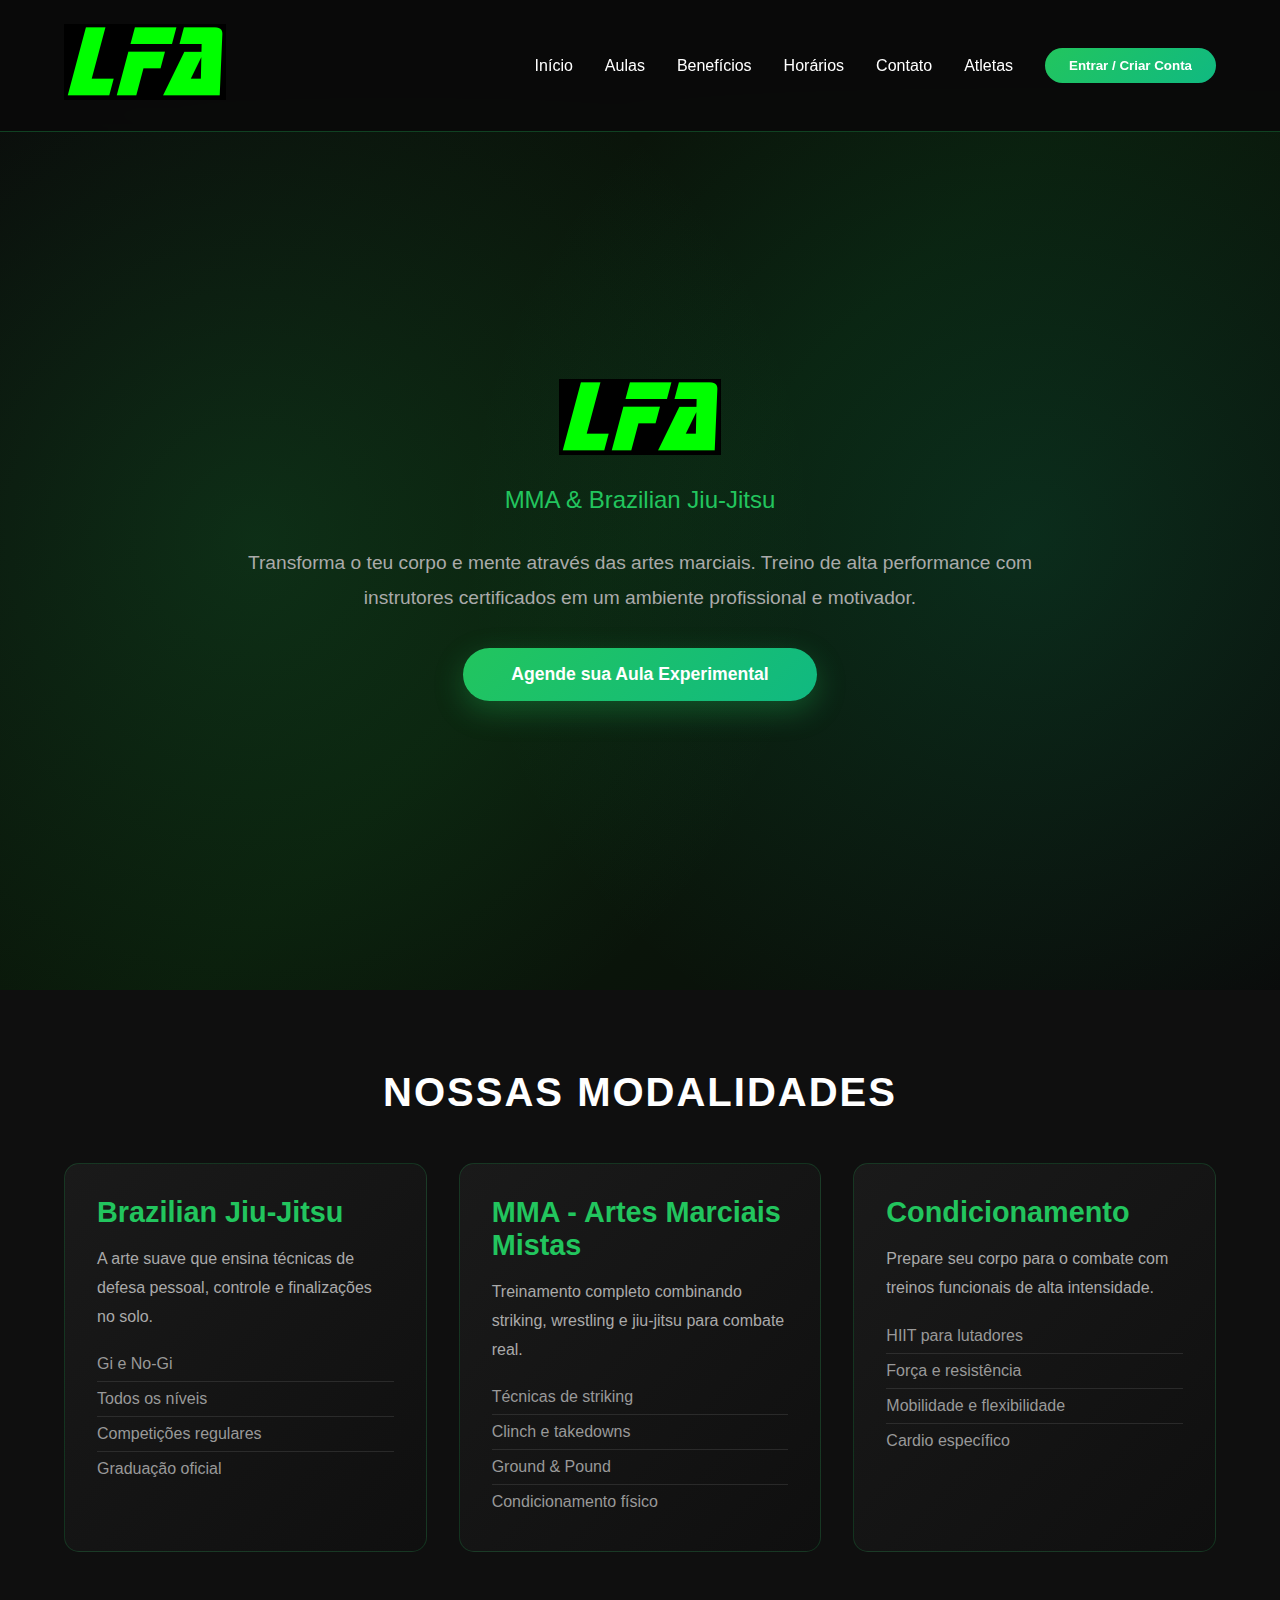
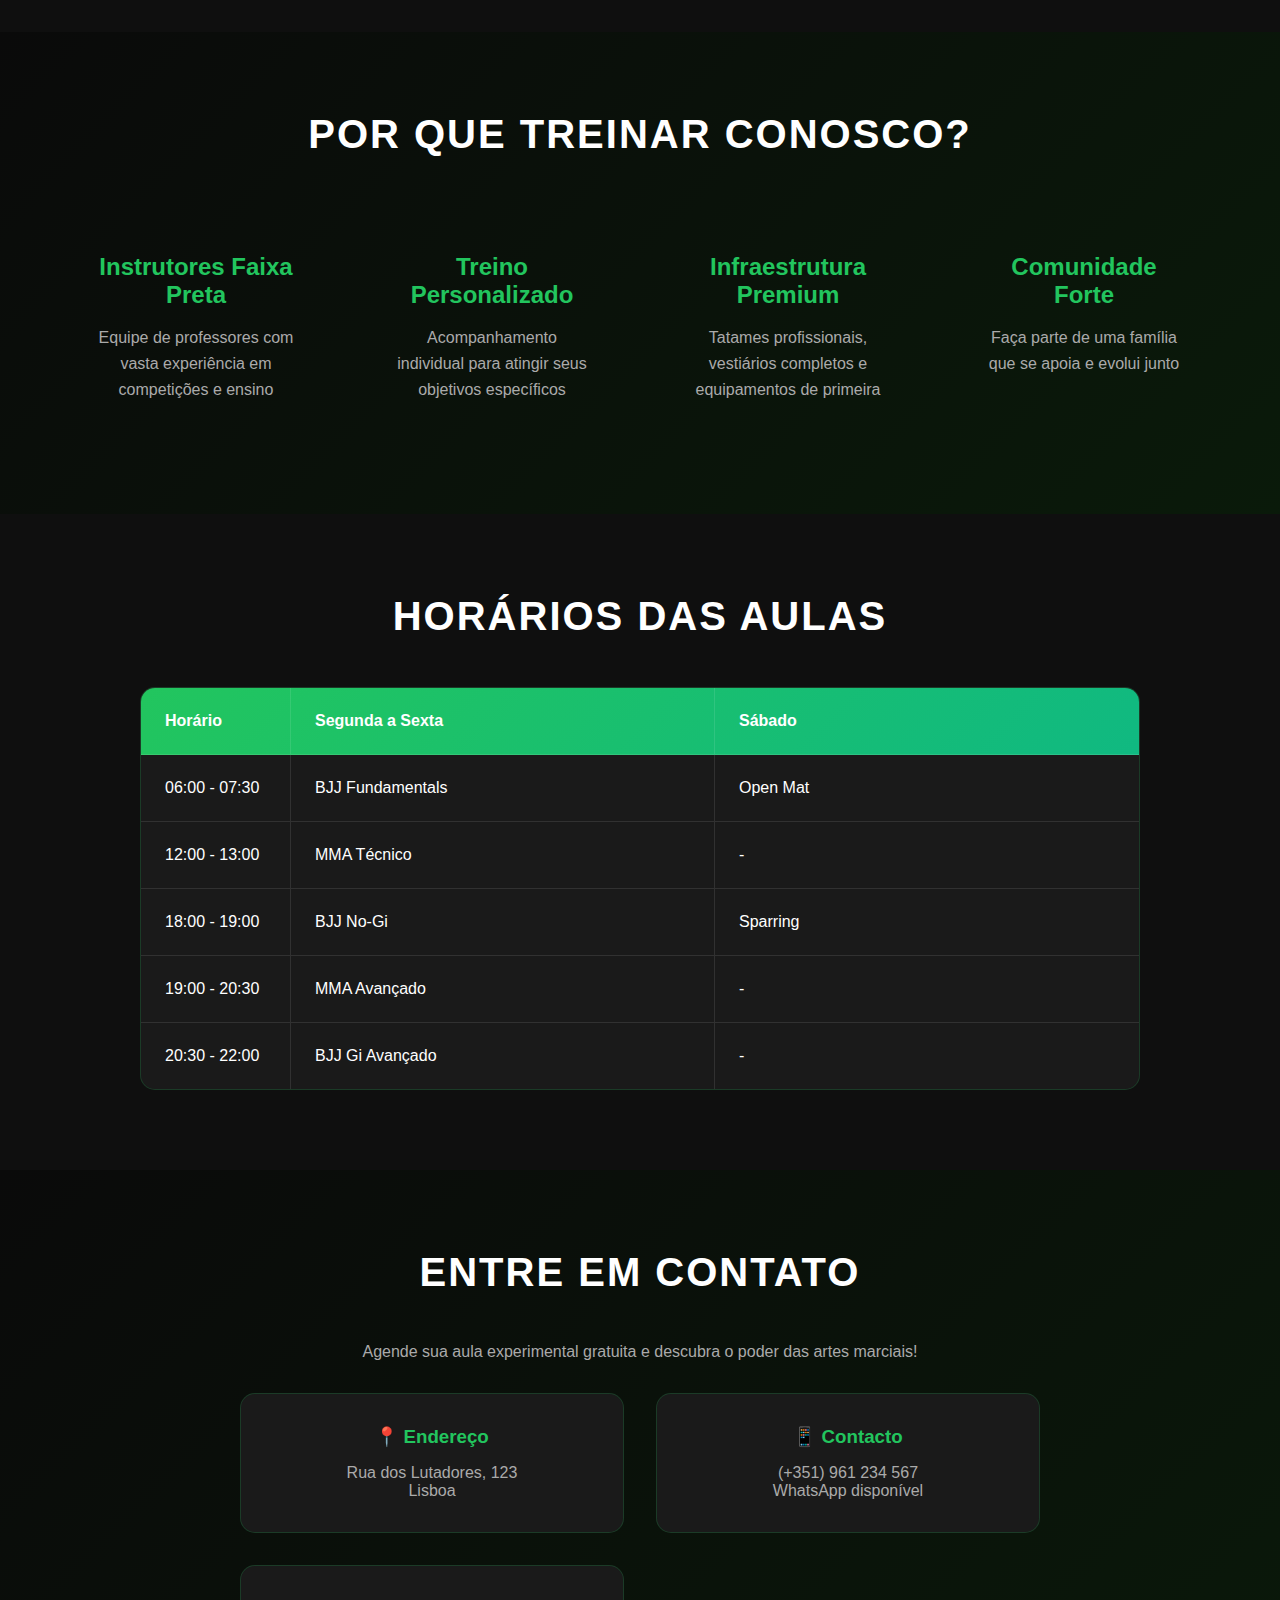
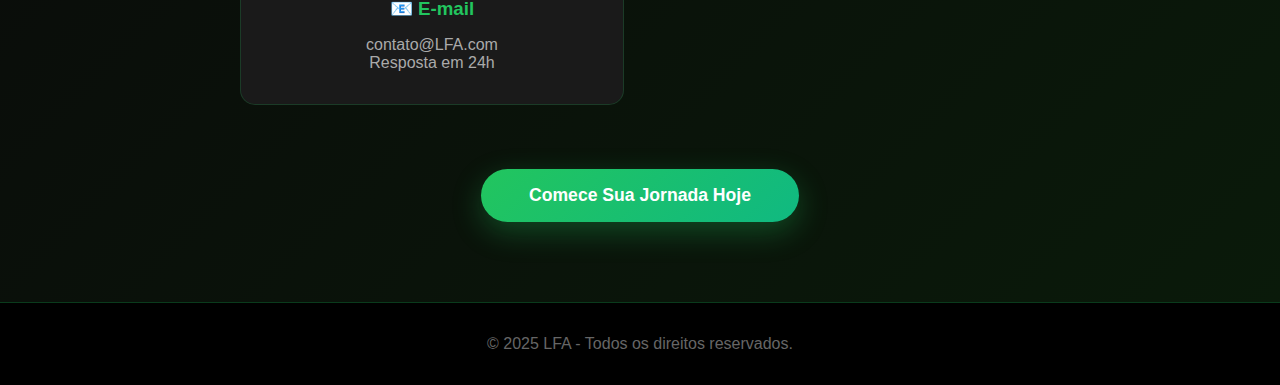
<file: index.html>
<!DOCTYPE html>
<html lang="pt-PT">
<head>
    <meta charset="UTF-8">
    <meta name="viewport" content="width=device-width, initial-scale=2.0">
    <title>LFA</title>
    <link rel="stylesheet" href="css/style.css">
    <link rel="shortcut icon" href="media/tiny.png" type="image/x-icon">
</head>
<body>
    <header>
        <div class="logo"><a href="index.html"><img src="media/pequeno.png"></a></div>
        <nav>
            <a href="#home">Início</a>
            <a href="#classes">Aulas</a>
            <a href="#benefits">Benefícios</a>
            <a href="#schedule">Horários</a>
            <a href="#contact">Contato</a>
            <a href="Atletas.html">Atletas</a>
            <button class="auth-button" id="loginBtn">Entrar / Criar Conta</button>
            <div class="user-info" id="userInfo">
                <span class="user-name" id="userName"></span>
                <button class="logout-btn" id="logoutBtn">Sair</button>
            </div>
        </nav>
    </header>

    <!-- Modal de Autenticação -->
    <div class="modal" id="authModal">
        <div class="modal-content">
            <button class="close-modal" id="closeModal">&times;</button>
            <h2 class="modal-title">Bem-vindo á Família!</h2>
            <p class="modal-subtitle">Entra ou crie sua conta para começar</p>

            <div class="tab-buttons">
                <button class="tab-btn active" data-tab="login">Login</button>
                <button class="tab-btn" data-tab="cadastro">Criar Conta</button>
            </div>

            <div class="error-message" id="errorMessage"></div>
            <div class="success-message" id="successMessage"></div>

            <!-- Formulário de Login -->
            <form class="auth-form active" id="loginForm">
                <div class="form-group">
                    <label for="loginEmail">Email</label>
                    <input type="email" id="loginEmail" required placeholder="seu@email.com">
                </div>
                <div class="form-group">
                    <label for="loginSenha">Senha</label>
                    <input type="password" id="loginSenha" required placeholder="Sua senha">
                </div>
                <button type="submit" class="submit-btn" id="loginSubmitBtn">Entrar</button>
                <div class="loading" id="loginLoading">Processando...</div>
            </form>

            <!-- Formulário de Cadastro -->
            <form class="auth-form" id="cadastroForm">
                <div class="form-group">
                    <label for="cadastroNome">Nome Completo</label>
                    <input type="text" id="cadastroNome" required placeholder="Digite seu nome">
                </div>
                <div class="form-group">
                    <label for="cadastroIdade">Idade</label>
                    <input type="number" id="cadastroIdade" required min="1" max="120" placeholder="Sua idade">
                </div>
                <div class="form-group">
                    <label for="cadastroFaixa">Faixa / Cinto</label>
                    <select id="cadastroFaixa" required>
                        <option value="">Selecione...</option>
                        <option value="Branca">Branca</option>
                        <option value="Amarela">Amarela</option>
                        <option value="Laranja">Laranja</option>
                        <option value="Verde">Verde</option>
                        <option value="Azul">Azul</option>
                        <option value="Marrom">Marrom</option>
                        <option value="Preta">Preta</option>
                    </select>
                </div>
                <div class="form-group">
                    <label for="cadastroEmail">Email</label>
                    <input type="email" id="cadastroEmail" required placeholder="seu@email.com">
                </div>
                <div class="form-group">
                    <label for="cadastroSenha">Senha</label>
                    <input type="password" id="cadastroSenha" required minlength="6" placeholder="Mínimo 6 caracteres">
                </div>
                <div class="form-group">
                    <label for="cadastroConfirmarSenha">Confirmar Senha</label>
                    <input type="password" id="cadastroConfirmarSenha" required placeholder="Digite novamente">
                </div>
                <button type="submit" class="submit-btn" id="cadastroSubmitBtn">Criar Conta</button>
                <div class="loading" id="cadastroLoading">Processando...</div>
            </form>
        </div>
    </div>

    <section id="home" class="hero">
        <div class="hero-content">
            <h1><img src="media/pequeno.png"></h1>
            <div class="subtitle">MMA & Brazilian Jiu-Jitsu</div>
            <p>Transforma o teu corpo e mente através das artes marciais. Treino de alta performance com instrutores certificados em um ambiente profissional e motivador.</p>
            <a href="#contact" class="cta-button">Agende sua Aula Experimental</a>
        </div>
    </section>

    <section id="classes" class="classes">
        <h2 class="section-title">Nossas Modalidades</h2>
        <div class="classes-grid">
            <div class="class-card">
                <h3>Brazilian Jiu-Jitsu</h3>
                <p>A arte suave que ensina técnicas de defesa pessoal, controle e finalizações no solo.</p>
                <ul>
                    <li>Gi e No-Gi</li>
                    <li>Todos os níveis</li>
                    <li>Competições regulares</li>
                    <li>Graduação oficial</li>
                </ul>
            </div>

            <div class="class-card">
                <h3>MMA - Artes Marciais Mistas</h3>
                <p>Treinamento completo combinando striking, wrestling e jiu-jitsu para combate real.</p>
                <ul>
                    <li>Técnicas de striking</li>
                    <li>Clinch e takedowns</li>
                    <li>Ground & Pound</li>
                    <li>Condicionamento físico</li>
                </ul>
            </div>

            <div class="class-card">
                <h3>Condicionamento</h3>
                <p>Prepare seu corpo para o combate com treinos funcionais de alta intensidade.</p>
                <ul>
                    <li>HIIT para lutadores</li>
                    <li>Força e resistência</li>
                    <li>Mobilidade e flexibilidade</li>
                    <li>Cardio específico</li>
                </ul>
            </div>
        </div>
    </section>

    <section id="benefits" class="benefits">
        <h2 class="section-title">Por Que Treinar Conosco?</h2>
        <div class="benefits-grid">
            <div class="benefit-item">
                <div class="benefit-icon"></div>
                <h3>Instrutores Faixa Preta</h3>
                <p>Equipe de professores com vasta experiência em competições e ensino</p>
            </div>

            <div class="benefit-item">
                <div class="benefit-icon"></div>
                <h3>Treino Personalizado</h3>
                <p>Acompanhamento individual para atingir seus objetivos específicos</p>
            </div>

            <div class="benefit-item">
                <div class="benefit-icon"></div>
                <h3>Infraestrutura Premium</h3>
                <p>Tatames profissionais, vestiários completos e equipamentos de primeira</p>
            </div>

            <div class="benefit-item">
                <div class="benefit-icon"></div>
                <h3>Comunidade Forte</h3>
                <p>Faça parte de uma família que se apoia e evolui junto</p>
            </div>
        </div>
    </section>

    <section id="schedule" class="schedule">
        <h2 class="section-title">Horários das Aulas</h2>
        <div class="schedule-table">
            <div class="schedule-row schedule-header">
                <div class="schedule-cell">Horário</div>
                <div class="schedule-cell">Segunda a Sexta</div>
                <div class="schedule-cell">Sábado</div>
            </div>
            <div class="schedule-row">
                <div class="schedule-cell">06:00 - 07:30</div>
                <div class="schedule-cell">BJJ Fundamentals</div>
                <div class="schedule-cell">Open Mat</div>
            </div>
            <div class="schedule-row">
                <div class="schedule-cell">12:00 - 13:00</div>
                <div class="schedule-cell">MMA Técnico</div>
                <div class="schedule-cell">-</div>
            </div>
            <div class="schedule-row">
                <div class="schedule-cell">18:00 - 19:00</div>
                <div class="schedule-cell">BJJ No-Gi</div>
                <div class="schedule-cell">Sparring</div>
            </div>
            <div class="schedule-row">
                <div class="schedule-cell">19:00 - 20:30</div>
                <div class="schedule-cell">MMA Avançado</div>
                <div class="schedule-cell">-</div>
            </div>
            <div class="schedule-row">
                <div class="schedule-cell">20:30 - 22:00</div>
                <div class="schedule-cell">BJJ Gi Avançado</div>
                <div class="schedule-cell">-</div>
            </div>
        </div>
    </section>

    <section id="contact" class="contact">
        <h2 class="section-title">Entre em Contato</h2>
        <p style="color: #aaa; max-width: 600px; margin: 0 auto 2rem;">Agende sua aula experimental gratuita e descubra o poder das artes marciais!</p>
        <div class="contact-info">
            <div class="contact-item">
                <h3>📍 Endereço</h3>
                <p style="color: #aaa;">Rua dos Lutadores, 123<br>Lisboa</p>
            </div>
            <div class="contact-item">
                <h3>📱 Contacto</h3>
                <p style="color: #aaa;">(+351) 961 234 567<br>WhatsApp disponível</p>
            </div>
            <div class="contact-item">
                <h3>📧 E-mail</h3>
                <p style="color: #aaa;">contato@LFA.com<br>Resposta em 24h</p>
            </div>
        </div>
        <a href="#home" class="cta-button" style="margin-top: 2rem;">Comece Sua Jornada Hoje</a>
    </section>

    <footer>
        <p>&copy; 2025 LFA - Todos os direitos reservados.</p>
    </footer>

    <script src="script.js"></script>
</body>
</html>
</file>
<file: css/style.css>
* {
    margin: 0;
    padding: 0;
    box-sizing: border-box;
}

body {
    font-family: 'Arial', sans-serif;
    background: #0a0a0a;
    color: #fff;
    overflow-x: hidden;
    padding-top: 90px; /* ADICIONADO para o header fixo não tapar o conteúdo */
}

header {
    position: fixed;
    top: 0;
    width: 100%;
    background: rgba(10, 10, 10, 0.95);
    backdrop-filter: blur(10px);
    padding: 1.5rem 5%;
    display: flex;
    justify-content: space-between;
    align-items: center;
    z-index: 1000;
    border-bottom: 1px solid rgba(34, 197, 94, 0.3);
}

.logo {
    font-size: 1.8rem;
    font-weight: bold;
    background: linear-gradient(135deg, #22c55e, #10b981);
    -webkit-background-clip: text;
    -webkit-text-fill-color: transparent;
    text-transform: uppercase;
    letter-spacing: 2px;
}

nav {
    display: flex;
    gap: 2rem;
    align-items: center;
}

nav a {
    color: #fff;
    text-decoration: none;
    font-weight: 500;
    transition: all 0.3s;
    position: relative;
}

nav a:hover {
    color: #22c55e;
}

nav a::after {
    content: '';
    position: absolute;
    bottom: -5px;
    left: 0;
    width: 0;
    height: 2px;
    background: #22c55e;
    transition: width 0.3s;
}

nav a:hover::after {
    width: 100%;
}

.auth-button {
    padding: 0.6rem 1.5rem;
    background: linear-gradient(135deg, #22c55e, #10b981);
    color: #fff;
    border: none;
    border-radius: 25px;
    font-weight: 600;
    cursor: pointer;
    transition: all 0.3s;
}

.auth-button:hover {
    transform: translateY(-2px);
    box-shadow: 0 5px 15px rgba(34, 197, 94, 0.4);
}

.user-info {
    display: none;
    align-items: center;
    gap: 1rem;
}

.user-name {
    color: #22c55e;
    font-weight: 600;
}

.logout-btn {
    padding: 0.5rem 1rem;
    background: rgba(255, 255, 255, 0.1);
    border: 1px solid #22c55e;
    color: #fff;
    border-radius: 20px;
    cursor: pointer;
    transition: all 0.3s;
}

.logout-btn:hover {
    background: #22c55e;
}

/* ========== MODAL ========== */

.modal {
    display: none;
    position: fixed;
    top: 0;
    left: 0;
    width: 100%;
    height: 100%;
    background: rgba(0, 0, 0, 0.8);
    backdrop-filter: blur(5px);
    z-index: 2000;
    justify-content: center;
    align-items: center;
    animation: fadeIn 0.3s;
}

@keyframes fadeIn {
    from { opacity: 0; }
    to { opacity: 1; }
}

.modal-content {
    background: linear-gradient(135deg, #1a1a1a, #0f0f0f);
    padding: 3rem;
    border-radius: 20px;
    width: 90%;
    max-width: 450px;
    border: 1px solid rgba(34, 197, 94, 0.3);
    box-shadow: 0 20px 60px rgba(0, 0, 0, 0.5);
    animation: slideUp 0.3s;
    position: relative;
}

@keyframes slideUp {
    from {
        opacity: 0;
        transform: translateY(30px);
    }
    to {
        opacity: 1;
        transform: translateY(0);
    }
}

.close-modal {
    position: absolute;
    top: 1rem;
    right: 1rem;
    background: none;
    border: none;
    color: #999;
    font-size: 2rem;
    cursor: pointer;
    transition: color 0.3s;
}

.close-modal:hover {
    color: #22c55e;
}

.modal-title {
    font-size: 2rem;
    margin-bottom: 0.5rem;
    color: #22c55e;
    text-align: center;
}

.modal-subtitle {
    text-align: center;
    color: #999;
    margin-bottom: 2rem;
    font-size: 0.9rem;
}

.tab-buttons {
    display: flex;
    gap: 1rem;
    margin-bottom: 2rem;
}

.tab-btn {
    flex: 1;
    padding: 0.8rem;
    background: rgba(255, 255, 255, 0.05);
    border: 1px solid rgba(34, 197, 94, 0.2);
    color: #999;
    border-radius: 10px;
    cursor: pointer;
    transition: all 0.3s;
    font-weight: 600;
}

.tab-btn.active {
    background: linear-gradient(135deg, #22c55e, #10b981);
    color: #fff;
    border-color: #22c55e;
}

.auth-form {
    display: none;
}

.auth-form.active {
    display: block;
}

/* ========== FORMULÁRIO ========== */

.form-group {
    margin-bottom: 1.5rem;
}

.form-group label {
    display: block;
    color: #aaa;
    margin-bottom: 0.5rem;
    font-size: 0.9rem;
}

.form-group input,
.form-group select {
    width: 100%;
    padding: 0.8rem;
    background: rgba(255, 255, 255, 0.05);
    border: 1px solid rgba(34, 197, 94, 0.2);
    border-radius: 8px;
    color: #fff;
    font-size: 1rem;
    transition: all 0.3s;
}

.form-group input:focus,
.form-group select:focus {
    outline: none;
    border-color: #22c55e;
    background: rgba(255, 255, 255, 0.08);
}

/* ========== SELECT / DROPDOWN ========== */

.form-group select {
    appearance: none;
    -webkit-appearance: none;
    cursor: pointer;
    background-color: rgba(255, 255, 255, 0.05);
    background-image: url("data:image/svg+xml,%3Csvg xmlns='http://www.w3.org/2000/svg' width='12' height='12' viewBox='0 0 12 12'%3E%3Cpath fill='%2322c55e' d='M6 8L1 3h10z'/%3E%3C/svg%3E");
    background-repeat: no-repeat;
    background-position: right 12px center;
    padding-right: 2.5rem;
}

.form-group select option {
    background-color: #1a1a1a;
    color: #fff;
    padding: 0.8rem;
}

.form-group select option:first-child {
    color: #666;
}

/* ========== BOTÕES ========== */

.submit-btn {
    width: 100%;
    padding: 1rem;
    background: linear-gradient(135deg, #22c55e, #10b981);
    border: none;
    border-radius: 10px;
    color: #fff;
    font-weight: 600;
    font-size: 1rem;
    cursor: pointer;
    transition: all 0.3s;
    margin-top: 1rem;
}

.submit-btn:hover {
    transform: translateY(-2px);
    box-shadow: 0 10px 25px rgba(34, 197, 94, 0.4);
}

.submit-btn:disabled {
    opacity: 0.5;
    cursor: not-allowed;
}

/* ========== MENSAGENS ========== */

.error-message {
    background: rgba(239, 68, 68, 0.1);
    border: 1px solid rgba(239, 68, 68, 0.3);
    color: #ef4444;
    padding: 0.8rem;
    border-radius: 8px;
    margin-bottom: 1rem;
    display: none;
    font-size: 0.9rem;
}

.success-message {
    background: rgba(34, 197, 94, 0.1);
    border: 1px solid rgba(34, 197, 94, 0.3);
    color: #22c55e;
    padding: 0.8rem;
    border-radius: 8px;
    margin-bottom: 1rem;
    display: none;
    font-size: 0.9rem;
}

.loading {
    display: none;
    text-align: center;
    color: #22c55e;
    margin-top: 1rem;
}

/* ========== HERO ========== */

.hero {
    height: 100vh;
    display: flex;
    align-items: center;
    justify-content: center;
    position: relative;
    background: linear-gradient(135deg, #0a0a0a 0%, #0a1a0a 50%, #0a0a0a 100%);
    overflow: hidden;
}

.hero::before {
    content: '';
    position: absolute;
    top: 0;
    left: 0;
    right: 0;
    bottom: 0;
    background: 
        radial-gradient(circle at 20% 50%, rgba(34, 197, 94, 0.15) 0%, transparent 50%),
        radial-gradient(circle at 80% 50%, rgba(16, 185, 129, 0.15) 0%, transparent 50%);
    animation: pulse 4s ease-in-out infinite;
}

@keyframes pulse {
    0%, 100% { opacity: 0.5; }
    50% { opacity: 1; }
}

.hero-content {
    text-align: center;
    z-index: 1;
    max-width: 900px;
    padding: 2rem;
}

.hero h1 {
    font-size: 4rem;
    margin-bottom: 1rem;
    text-transform: uppercase;
    letter-spacing: 3px;
    animation: slideUpHero 1s ease-out;
}

.hero .subtitle {
    font-size: 1.5rem;
    color: #22c55e;
    margin-bottom: 2rem;
    animation: slideUpHero 1s ease-out 0.2s backwards;
}

.hero p {
    font-size: 1.2rem;
    color: #aaa;
    margin-bottom: 2rem;
    line-height: 1.8;
    animation: slideUpHero 1s ease-out 0.4s backwards;
}

@keyframes slideUpHero {
    from {
        opacity: 0;
        transform: translateY(30px);
    }
    to {
        opacity: 1;
        transform: translateY(0);
    }
}

.cta-button {
    display: inline-block;
    padding: 1rem 3rem;
    background: linear-gradient(135deg, #22c55e, #10b981);
    color: #fff;
    text-decoration: none;
    font-weight: bold;
    font-size: 1.1rem;
    border-radius: 50px;
    transition: all 0.3s;
    animation: slideUpHero 1s ease-out 0.6s backwards;
    box-shadow: 0 10px 30px rgba(34, 197, 94, 0.3);
}

.cta-button:hover {
    transform: translateY(-3px);
    box-shadow: 0 15px 40px rgba(34, 197, 94, 0.5);
}

/* ========== SECTIONS ========== */

section {
    padding: 5rem 5%;
}

.section-title {
    font-size: 2.5rem;
    text-align: center;
    margin-bottom: 3rem;
    text-transform: uppercase;
    letter-spacing: 2px;
}

/* ========== CLASSES ========== */

.classes {
    background: #0f0f0f;
}

.classes-grid {
    display: grid;
    grid-template-columns: repeat(auto-fit, minmax(300px, 1fr));
    gap: 2rem;
    max-width: 1200px;
    margin: 0 auto;
}

.class-card {
    background: linear-gradient(135deg, #1a1a1a, #0f0f0f);
    padding: 2rem;
    border-radius: 15px;
    border: 1px solid rgba(34, 197, 94, 0.2);
    transition: all 0.3s;
    cursor: pointer;
}

.class-card:hover {
    transform: translateY(-10px);
    border-color: #22c55e;
    box-shadow: 0 20px 40px rgba(34, 197, 94, 0.2);
}

.class-card h3 {
    font-size: 1.8rem;
    margin-bottom: 1rem;
    color: #22c55e;
}

.class-card p {
    color: #aaa;
    line-height: 1.8;
    margin-bottom: 1rem;
}

.class-card ul {
    list-style: none;
    margin-top: 1rem;
}

.class-card li {
    padding: 0.5rem 0;
    color: #999;
    border-bottom: 1px solid rgba(255, 255, 255, 0.1);
}

.class-card li:last-child {
    border-bottom: none;
}

/* ========== BENEFITS ========== */

.benefits {
    background: linear-gradient(135deg, #0a0a0a, #0a1a0a);
}

.benefits-grid {
    display: grid;
    grid-template-columns: repeat(auto-fit, minmax(250px, 1fr));
    gap: 2rem;
    max-width: 1200px;
    margin: 0 auto;
}

.benefit-item {
    text-align: center;
    padding: 2rem;
    transition: transform 0.3s;
}

.benefit-item:hover {
    transform: scale(1.05);
}

.benefit-icon {
    font-size: 3rem;
    margin-bottom: 1rem;
}

.benefit-item h3 {
    font-size: 1.5rem;
    margin-bottom: 1rem;
    color: #22c55e;
}

.benefit-item p {
    color: #aaa;
    line-height: 1.6;
}

/* ========== SCHEDULE ========== */

.schedule {
    background: #0f0f0f;
}

.schedule-table {
    max-width: 1000px;
    margin: 0 auto;
    background: #1a1a1a;
    border-radius: 15px;
    overflow: hidden;
    border: 1px solid rgba(34, 197, 94, 0.2);
}

.schedule-row {
    display: grid;
    grid-template-columns: 150px 1fr 1fr;
    border-bottom: 1px solid rgba(255, 255, 255, 0.1);
}

.schedule-row:last-child {
    border-bottom: none;
}

.schedule-cell {
    padding: 1.5rem;
    border-right: 1px solid rgba(255, 255, 255, 0.1);
}

.schedule-cell:last-child {
    border-right: none;
}

.schedule-header {
    background: linear-gradient(135deg, #22c55e, #10b981);
    font-weight: bold;
}

/* ========== CONTACT ========== */

.contact {
    background: linear-gradient(135deg, #0a0a0a, #0a1a0a);
    text-align: center;
}

.contact-info {
    max-width: 800px;
    margin: 2rem auto;
    display: grid;
    grid-template-columns: repeat(auto-fit, minmax(250px, 1fr));
    gap: 2rem;
}

.contact-item {
    padding: 2rem;
    background: #1a1a1a;
    border-radius: 15px;
    border: 1px solid rgba(34, 197, 94, 0.2);
}

.contact-item h3 {
    color: #22c55e;
    margin-bottom: 1rem;
}

/* ========== FOOTER ========== */

footer {
    background: #000;
    padding: 2rem 5%;
    text-align: center;
    color: #666;
    border-top: 1px solid rgba(34, 197, 94, 0.3);
}

/* ========== RESPONSIVE ========== */

@media (max-width: 768px) {

    header {
        flex-direction: column;
        gap: 1rem;
        padding: 1rem 5%;
        text-align: center;
    }

    nav {
        flex-wrap: wrap;
        justify-content: center;
        gap: 1rem;
    }

    .auth-button {
        width: 100%;
        max-width: 250px;
    }

    .hero h1 {
        font-size: 2.5rem;
    }

    .hero .subtitle {
        font-size: 1.2rem;
    }

    .hero p {
        font-size: 1rem;
    }

    section {
        padding: 3rem 5%;
    }

    .section-title {
        font-size: 2rem;
    }

    .class-card {
        padding: 1.5rem;
    }

    .schedule-row {
        grid-template-columns: 1fr;
    }

    .schedule-cell {
        border-right: none;
        border-bottom: 1px solid rgba(255, 255, 255, 0.1);
        padding: 1rem;
        text-align: center;
    }

    .modal-content {
        padding: 2rem;
        width: 95%;
    }
}
</file>
